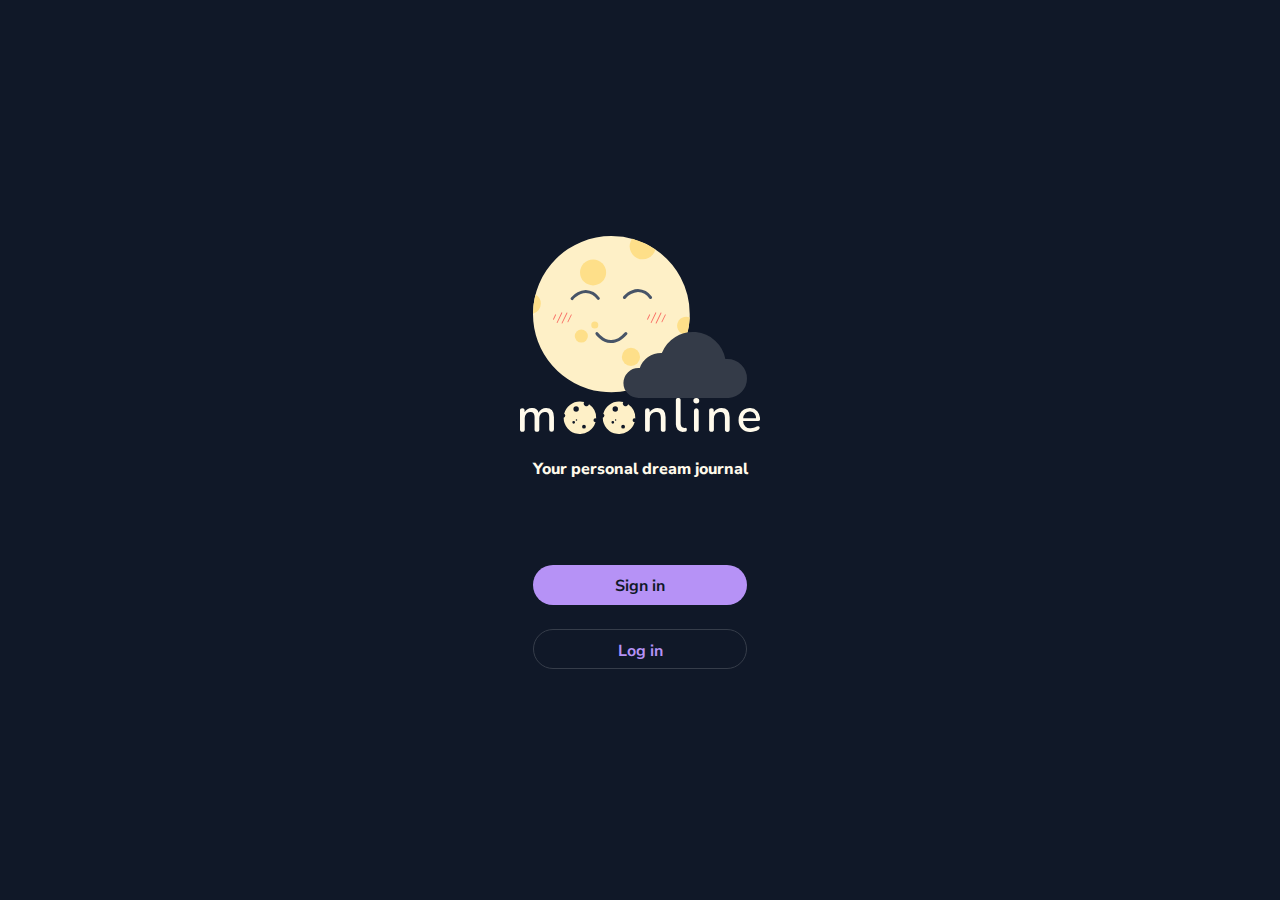
<file: public/views/index.html>
<!DOCTYPE html>
<html lang="en">

<head>
    <meta charset="UTF-8">
    <meta http-equiv="X-UA-Compatible" content="IE=edge">
    <meta name="viewport" content="width=device-width, initial-scale=1.0">
    <title>moonline</title>
    <link rel="preconnect" href="https://fonts.googleapis.com">
    <link rel="preconnect" href="https://fonts.gstatic.com" crossorigin>
    <link href="https://fonts.googleapis.com/css2?family=Nunito+Sans:wght@400;600;700;800&display=swap"
        rel="stylesheet">
    <link rel="stylesheet" href="/public/css/style.css">
    <link rel="stylesheet" href="/public/css/onboarding.css">
    <script defer src="/public/js/resize.js"></script>
</head>

<body>
    <main class="wrapper">
        <div class="moonline-repr">
            <img class="moonline-repr__moon" src="/public/img/moon_cloud.svg" alt="Smiling moon">
            <img class="moonline-repr__logo" src="/public/img/moonline_logo.svg" alt="moonline logo">
            <p class="moonline-repr_slogan">Your personal dream journal</p>
        </div>
        <div class="onboarding">
            <a href="signin"><button class="onboarding__btn btn--purple">Sign in</button></a>
            <a href="login"><button class="onboarding__btn btn--dark">Log in</button></a>
        </div>
    </main>
</body>

</html>
</file>
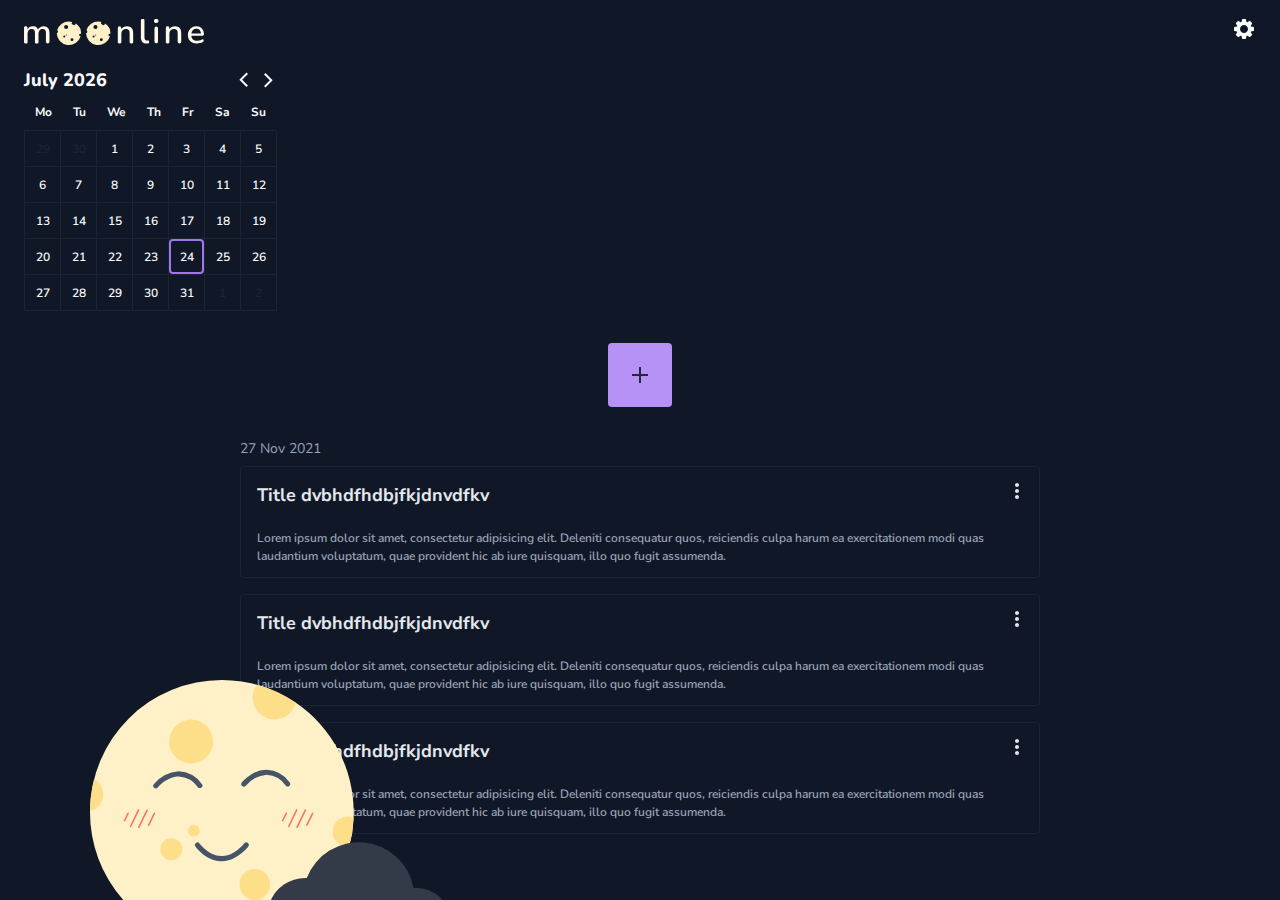
<file: public/views/calendar.html>
<!DOCTYPE html>
<html lang="en">

<head>
    <meta charset="UTF-8">
    <meta http-equiv="X-UA-Compatible" content="IE=edge">
    <meta name="viewport" content="width=device-width, initial-scale=1.0">
    <title>Calendar</title>
    <link rel="preconnect" href="https://fonts.googleapis.com">
    <link rel="preconnect" href="https://fonts.gstatic.com" crossorigin>
    <link href="https://fonts.googleapis.com/css2?family=Nunito+Sans:wght@400;600;700;800&display=swap"
        rel="stylesheet">
    <link href="https://fonts.googleapis.com/css2?family=Nunito:wght@700&display=swap" rel="stylesheet">
    <link type="text/css" rel="stylesheet" href="/public/css/style.css">
    <link type="text/css" rel="stylesheet" href="/public/css/dreams.css">
    <link type="text/css" rel="stylesheet" href="/public/css/calendar.css">
    <script defer src="/public/js/dreams.js"></script>
    <script defer src="/public/js/calendar.js"></script>
</head>

<body>

    <header>
        <img class="moonline-logo" src="/public/img/moonline.svg" alt="moonline logo">
        <a href="">
            <img class="gear" src="/public/img/icon_gear.svg" alt="gear icon">
        </a>
    </header>
    <nav class="toggle">
        <ul>
            <a href="">
                <li class="toggle__list">
                    <div class="toggle__wrapper">
                        <img class="toggle__list__icon" src="/public/img/list_icon.svg" alt="list icon">
                        <p class="toggle__list__name">List</p>
                    </div>
                </li>
            </a>
            <a href="">
                <li class="toggle__calendar toggle--active">
                    <div class="toggle__wrapper">
                        <img class="toggle__calendar__icon toggle--active" src="/public/img/calendar_purple_icon.svg"
                            alt="calendar icon">
                        <p class="toggle__calendar__name toggle--active">Calendar</p>
                    </div>
                </li>
            </a>
        </ul>
    </nav>

    <main>
        <div class="calendar">
            <div class="calendar__nav">
                <div class="calendar__nav__month">
                    <h1></h1>
                </div>
                <div class="calendar__nav__arrows">
                    <svg class="calendar__nav__arrows__arrow prev" width="16" height="16" transform='rotate(180)'
                        viewBox="0 0 16 16" fill="none" xmlns="http://www.w3.org/2000/svg">
                        <path fill-rule="evenodd" clip-rule="evenodd"
                            d="M5.45718 15.4571L4.04297 14.0429L9.83586 8.24999L4.04297 2.45709L5.45718 1.04288L12.6643 8.24999L5.45718 15.4571Z"
                            fill="#F9FAFB" />
                    </svg>
                    <svg class="calendar__nav__arrows__arrow next" width="16" height="16" viewBox="0 0 16 16"
                        fill="none" xmlns="http://www.w3.org/2000/svg">
                        <path fill-rule="evenodd" clip-rule="evenodd"
                            d="M5.45718 15.4571L4.04297 14.0429L9.83586 8.24999L4.04297 2.45709L5.45718 1.04288L12.6643 8.24999L5.45718 15.4571Z"
                            fill="#F9FAFB" />
                    </svg>
                </div>
            </div>
            <div class="calendar__weekdays">
                <div>Mo</div>
                <div>Tu</div>
                <div>We</div>
                <div>Th</div>
                <div>Fr</div>
                <div>Sa</div>
                <div>Su</div>
            </div>
            <div class="calendar__days">
                <!-- <div class="day--today"><time datetime="2021-12-01">1</time></div>
                <div class="day--inactive">2</div>
                <div class="day--today day--dreams"><time datetime="2021-12-01">3</time></div>
                <div class="day--clicked">4</div> -->
            </div>
        </div>
        <a href="adddream" class="link-btn-add-dream">
            <img class="link-btn-add-dream__icon" src="/public/img/plus_icon.svg" alt="plus icon">
        </a>

        <section class="dreams">
            <div class="dreams__dream-day">
                <p class="dreams__dream-day__date">27 Nov 2021</p>
                <a href="dream" class="dreams__dream-day__dream">
                    <h1 class="dreams__dream-day__dream__title">Title dvbhdfhdbjfkjdnvdfkv</h1>
                    <div class="dreams__dream-day__dream__options">
                        <img class="dreams__dream-day__dream__options__icon" src="/public/img/dots_icon.svg"
                            alt="options icon">
                    </div>
                    <p class="dreams__dream-day__dream__story">
                        Lorem ipsum dolor sit amet, consectetur adipisicing elit. Deleniti consequatur quos,
                        reiciendis
                        culpa harum ea exercitationem modi quas laudantium voluptatum, quae provident hic ab iure
                        quisquam, illo quo fugit assumenda.
                    </p>
                </a>
                <a href="dream" class="dreams__dream-day__dream">
                    <h1 class="dreams__dream-day__dream__title">Title dvbhdfhdbjfkjdnvdfkv</h1>
                    <div class="dreams__dream-day__dream__options">
                        <img class="dreams__dream-day__dream__options__icon" src="/public/img/dots_icon.svg"
                            alt="options icon">
                    </div>
                    <p class="dreams__dream-day__dream__story">
                        Lorem ipsum dolor sit amet, consectetur adipisicing elit. Deleniti consequatur quos,
                        reiciendis
                        culpa harum ea exercitationem modi quas laudantium voluptatum, quae provident hic ab iure
                        quisquam, illo quo fugit assumenda.
                    </p>
                </a>
                <a href="dream" class="dreams__dream-day__dream">
                    <h1 class="dreams__dream-day__dream__title">Title dvbhdfhdbjfkjdnvdfkv</h1>
                    <div class="dreams__dream-day__dream__options">
                        <img class="dreams__dream-day__dream__options__icon" src="/public/img/dots_icon.svg"
                            alt="options icon">
                    </div>
                    <p class="dreams__dream-day__dream__story">
                        Lorem ipsum dolor sit amet, consectetur adipisicing elit. Deleniti consequatur quos,
                        reiciendis
                        culpa harum ea exercitationem modi quas laudantium voluptatum, quae provident hic ab iure
                        quisquam, illo quo fugit assumenda.
                    </p>
                </a>
            </div>
        </section>
        <footer>
            <img class="smiling-moon" src="/public/img/moon_cloud.svg" alt="Smiling moon">
        </footer>
    </main>
</body>

</html>
</file>
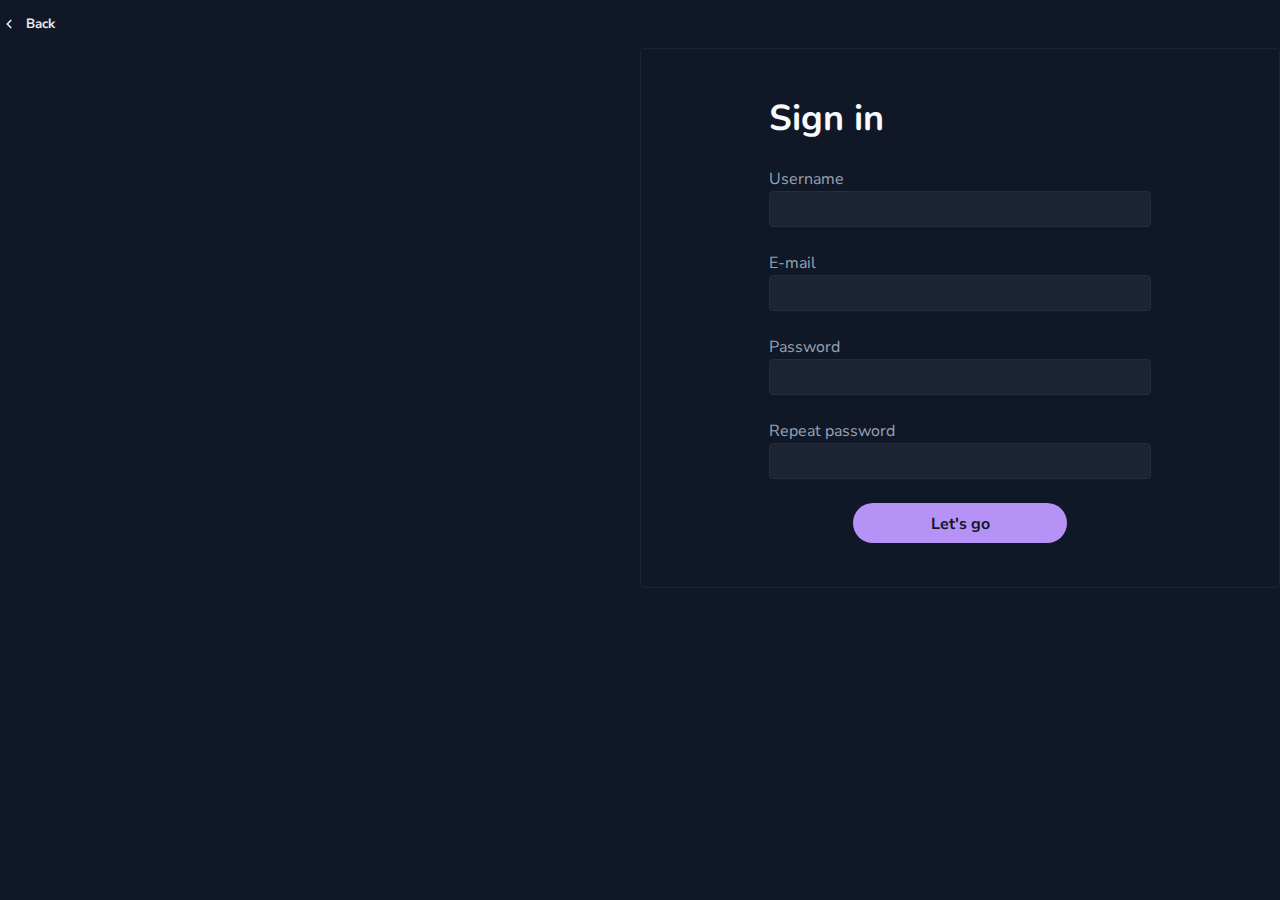
<file: public/views/signin.html>
<!DOCTYPE html>
<html lang="en">

<head>
    <meta charset="UTF-8">
    <meta http-equiv="X-UA-Compatible" content="IE=edge">
    <meta name="viewport" content="width=device-width, initial-scale=1.0">
    <title>Sign in</title>
    <link rel="preconnect" href="https://fonts.googleapis.com">
    <link rel="preconnect" href="https://fonts.gstatic.com" crossorigin>
    <link href="https://fonts.googleapis.com/css2?family=Nunito+Sans:wght@400;600;700;800&display=swap"
        rel="stylesheet">
    <link href="https://fonts.googleapis.com/css2?family=Nunito:wght@700&display=swap" rel="stylesheet">
    <link rel="stylesheet" href="/public/css/style.css">
    <link rel="stylesheet" href="/public/css/onboarding.css">
    <script defer src="/public/js/resize.js"></script>
</head>

<body>
    <div class="back">
        <a href="javascript:history.back()">
            <button class="back_btn">
                <img class="back__btn__arrow" src="/public/img/navigate_before.svg" alt="Navigate before arrow">
                <p class="back_btn_text">Back</p>
            </button>
        </a>
    </div>
    <main class="account-onboarding">
        <h1 class="account-onboarding__header">Sign in</h1>
        <form action="" class="account-onboarding__form">
            <div class="input-wrapper">
                <input id="username" type="text" class="account-onboarding__form__input">
                <label for="username" class="account-onboarding__form__label">Username</label>
            </div>
            <div class="input-wrapper">
                <input id="email" type="email" class="account-onboarding__form__input">
                <label for="email" class="account-onboarding__form__label">E-mail</label>
            </div>
            <div class="input-wrapper">
                <input id="password" type="password" class="account-onboarding__form__input">
                <label for="password" class="account-onboarding__form__label">Password</label>
            </div>
            <div class="input-wrapper">
                <input id="repeat-password" type="password" class="account-onboarding__form__input">
                <label for="repeat-password" class="account-onboarding__form__label">Repeat password</label>
            </div>
            <button class="onboarding__btn btn--purple" type="submit">Let's go</button>
            <a class="account-onboarding__action-instead" href="login">Log in instead</a>
        </form>
    </main>

</body>

</html>
</file>
<file: public/css/style.css>
html {
    font-size: 100%;
    box-sizing: border-box;
}

*,
*:before,
*:after {
    margin: 0;
    padding: 0;
    box-sizing: inherit;
}

:root {
    --yellow-secondary: #FFFAEB;
    --yellow-100: #FEF0C7;
    --purple-primary: #B692F6;
    --purple-primary-400: #B692F6;
    --purple-primary-500: #9E77ED;
    --purple-primary-600: #7F56D9;
    --purple-primary-900: #42307D;
    --dark-theme-900: #101828;
    --dark-theme-800: #1C2433;
    --dark-theme-700: #212837;
    --dark-theme-500: #262D3B;
    --dark-theme-400: #262D3B;
    --dark-theme-100: #343B48;
    --dark-theme-40: #363D4A;
    --gray-25: #FCFCFD;
    --gray-50: #F9FAFB;
    --gray-100: #F2F4F7;
    --gray-200: #E4E7EC;
    --gray-300: #D0D5DD;
    --gray-400: #98A2B3;
    --gray-500: #667085;
    --gray-900: #101828;
    --error-500: #F04438;
    --vh: 1vh;
}

body {
    background-color: var(--dark-theme-900);
    font-family: 'Nunito Sans', sans-serif;
}

header {
    display: flex;
    justify-content: space-between;
    align-items: center;
    height: 48px;
    margin: 8px 24px 10px;
}

button {
    border: 0;
    font-family: 'Nunito Sans', sans-serif;
    cursor: pointer;
}

h1 {
    color: var(--gray-50);
    font-family: 'Nunito', sans-serif;
}

h2 {
    color: var(--gray-100);
    font-family: 'Nunito Sans', sans-serif;
}

.input-wrapper {
    display: flex;
    flex-direction: column-reverse;
    width: 100%;
}

textarea {
    resize: none;
    overflow: hidden;
}

input,
textarea {
    padding: 8px;
    font-family: 'Nunito Sans', sans-serif;
    background-color: var(--dark-theme-800);
    border: 1px solid var(--dark-theme-500);
    border-radius: 4px;
    color: var(--gray-25);
}

input:hover,
textarea:hover {
    border: 1px solid #667085;
}

input:focus,
textarea:focus {
    outline: none;
    border: 1px solid var(--purple-primary);
}

input.not-valid,
textarea.not-valid {
    border: 1px solid var(--error-500);
}

label {
    color: var(--gray-400);
    font-size: 1rem;
    line-height: 1.5rem;
}

input:hover+label,
textarea:hover+label {
    color: var(--gray-200);
}

input:focus+label,
textarea:focus+label {
    color: var(--purple-primary);
}

input.not-valid+label,
textarea.not-valid+label {
    color: var(--error-500);
}

.back {
    position: relative;
    height: 48px;
    width: 56px;
}

.back_btn {
    display: flex;
    align-items: center;
    position: absolute;
    left: 0;
    top: 50%;
    transform: translateY(-50%);
    height: 100%;
    width: 100%;
    background-color: transparent;
    color: var(--gray-200);
}

.back_btn_text {
    padding-left: 8px;
    font-weight: 700;
}

.btn--purple {
    background-color: var(--purple-primary);
    color: var(--dark-theme-900);
}

.btn--dark {
    background-color: var(--dark-theme-900);
    color: var(--purple-primary);
    border: 1px solid #363D4A;
}

.btn--gray {
    background-color: var(--dark-theme-800);
    color: var(--purple-primary);
    border: 1px solid var(--dark-theme-500);
}
</file>
<file: public/css/onboarding.css>
.desktop-onboarding {
    display: none;
}

.desktop--moon {
    display: none;
}

.wrapper {
    display: flex;
    flex-direction: column;
    justify-content: center;
    min-height: 100vh;
    min-height: calc(var(--vh, 1vh) * 100);
}

.moonline-repr {
    display: flex;
    flex-direction: column;
    align-items: center;
    justify-content: space-between;
    margin-bottom: 80px;
    height: 253px;
}

.moonline-repr__moon {
    width: 214px;
}

.moonline-repr__logo {
    width: 202px;
}

.moonline-repr_slogan {
    font-size: 1rem;
    font-weight: 800;
    color: var(--yellow-secondary);
}

.onboarding {
    display: flex;
    flex-direction: column;
    justify-content: space-between;
    align-items: center;
    height: 104px;
}

.onboarding__btn {
    height: 40px;
    width: 214px;
    border-radius: 100px;
    padding: 10px 24px;
    font-size: 1rem;
    font-weight: 700;
}

.account-onboarding {
    max-width: 800px;
    width: calc(100% - 48px);
    margin: 0 auto;
    position: relative;
}

.account-onboarding__header {
    margin-bottom: 24px;
    font-size: 2.25rem;
}

.wrong-credentials {
    min-height: 24px;
    margin: 0 auto 16px;
    text-align: center;
    color: var(--error-500);
}

.account-onboarding__form {
    display: flex;
    flex-direction: column;
    align-items: center;
}

.account-onboarding__form__label {
    align-self: flex-start;
}

.account-onboarding__form__input {
    width: 100%;
    height: 36px;
    margin-bottom: 24px;
}

.account-onboarding__action-instead {
    margin-top: 16px;
    margin-bottom: 61px;
    color: var(--purple-primary);
}


@media(min-width: 992px) {
    header {
        display: none;
    }

    .desktop-wrapper {
        position: absolute;
        display: flex;
        min-height: 100vh;
        min-height: calc(var(--vh, 1vh) * 100);
        top: 50%;
        left: 50%;
        width: 70%;
        max-width: 1000px;
        transform: translate(-50%, -50%);
        align-items: center;
    }

    .desktop-onboarding {
        display: block;
        width: 30%;
        text-align: center;
    }

    .account-onboarding {
        width: 50%;
        min-height: 60vh;
        display: flex;
        flex-direction: column;
        justify-content: center;
        padding: 30px 8%;
        border: 1px solid var(--dark-theme-800);
        background-color: var(--dark-theme-900);
        border-radius: 4px;
        margin-right: 0;
        position: relative;
    }

    .account-onboarding__action-instead {
        display: none;
    }

    .moonline-repr {
        justify-content: center;
    }

    .moonline-repr__logo {
        width: 240px;
        margin-bottom: 24px;
    }

    .desktop-onboarding .moonline-repr {
        margin: 0;
    }

    .desktop--moon {
        display: block;
        width: 30vh;
        position: absolute;
        right: -20vh;
        top: -12vh;
        z-index: -1;
    }

}

.succesaful-login p {
    color: var(--purple-primary-600);
}


@media(min-width: 1100px) and (min-height: 652px) {
    .account-onboarding {
        padding: 30px 10%;
    }
}
</file>
<file: public/css/dreams.css>
.moonline-logo {
    width: 108px;
}

.gear {
    width: 24px;
    cursor: pointer;
}

.toggle {
    max-width: 800px;
    height: 48px;
    width: calc(100% - 48px);
    margin: 0 auto;
    border: 1px solid var(--dark-theme-400);
    border-radius: 100px;
    overflow: hidden;
    cursor: pointer;
}

.toggle ul {
    list-style-type: none;
    display: -webkit-box;
    display: -ms-flexbox;
    display: flex;
    height: 100%;
}

.toggle ul>* {
    width: 50%;
    height: 100%;
}

.toggle li {
    position: relative;
    height: 100%;
}

.toggle__wrapper {
    position: absolute;
    top: 50%;
    left: 50%;
    -webkit-transform: translate(-50%, -50%);
    -ms-transform: translate(-50%, -50%);
    transform: translate(-50%, -50%);
    display: -webkit-box;
    display: -ms-flexbox;
    display: flex;
    -webkit-box-align: center;
    -ms-flex-align: center;
    align-items: center;
    height: 100%;
}

.toggle svg {
    margin-right: 8px;
}

.toggle__calendar__icon path,
.toggle__calendar__icon rect {
    stroke: #667085;
}

.toggle--active .toggle__calendar__icon path,
.toggle--active .toggle__calendar__icon rect {
    stroke: #9E77ED;
}

.toggle__list__icon path,
.toggle__list__icon circle,
.toggle__calendar__icon path:nth-child(1) {
    fill: #667085;
}

.toggle--active .toggle__list__icon path,
.toggle--active .toggle__list__icon circle,
.toggle--active .toggle__calendar__icon path:nth-child(1) {
    fill: #9E77ED;
}

.toggle a {
    color: var(--gray-500);
}

.toggle p {
    font-weight: bold;
}

li.toggle--active {
    background-color: var(--dark-theme-700);
}

.toggle--active .toggle__wrapper p {
    color: var(--purple-primary);
}

.toggle__list.toggle--active {
    border-right: 1px solid var(--dark-theme-400);
}

.toggle__calendar.toggle--active {
    border-left: 1px solid var(--dark-theme-400);
}

.link-btn-add-dream {
    display: block;
    width: 64px;
    height: 64px;
    border-radius: 4px;
    background-color: var(--purple-primary);
    margin: 32px auto;
    position: relative
}

.link-btn-add-dream__icon {
    position: absolute;
    top: 50%;
    left: 50%;
    -webkit-transform: translate(-50%, -50%);
    -ms-transform: translate(-50%, -50%);
    transform: translate(-50%, -50%);
}

.dreams {
    max-width: 800px;
    width: calc(100% - 48px);
    margin: 0 auto;
}

.dreams__dream-day {
    margin-bottom: 48px;
}

.dreams__dream-day__date {
    font-size: .875rem;
    margin-bottom: 8px;
    color: var(--gray-400);
}

.dreams__dream-day__dream {
    display: block;
    text-decoration: none;
    height: 112px;
    overflow: hidden;
    margin-bottom: 16px;
    border: 1px solid var(--dark-theme-800);
    border-radius: 4px;
    position: relative;
}

.dreams__dream-day__dream__title {
    display: inline-block;
    margin: 16px 0 16px 16px;
    width: calc(100% - 52px);
    font-family: 'Nunito Sans', sans-serif;
    font-weight: bold;
    font-size: 1.125rem;
    color: var(--gray-200);
    -o-text-overflow: ellipsis;
    text-overflow: ellipsis;
    white-space: nowrap;
    overflow: hidden;
}

.dreams__dream-day__dream__options {
    position: relative;
    z-index: 1;
    display: inline-block;
    vertical-align: top;
    margin-top: 16px;
    width: 20px;
    text-align: center;
}

.dreams__dream-day__dream__story::first-line {
    white-space: normal;
}

.dreams__dream-day__dream__story {
    margin: 0 32px 16px 16px;
    font-weight: 600;
    font-size: 0.75rem;
    line-height: 1.125rem;
    color: var(--gray-400);
    -o-text-overflow: ellipsis;
    text-overflow: ellipsis;
    overflow: hidden;
    display: -webkit-box;
    -webkit-line-clamp: 2;
    -webkit-box-orient: vertical;
}

footer {
    height: 140px;
    width: 100%;
    text-align: center;
}

.smiling-moon {
    width: 172px;
}

.dream__header__date {
    font-size: .875rem;
    color: var(--gray-400);
}

.share_btn {
    height: 44px;
    width: 56px;
    background: var(--dark-theme-800);
    border: 1px solid var(--dark-theme-500);
    border-radius: 100px;
    position: relative;
}

.share__btn__icon {
    position: absolute;
    top: 50%;
    left: 50%;
    -webkit-transform: translate(-50%, -50%);
    -ms-transform: translate(-50%, -50%);
    transform: translate(-50%, -50%);
}

.dream-info {
    max-width: 800px;
    width: calc(100% - 48px);
    margin: 0 auto;
}

.dream-info>* {
    margin: 16px 0;
}

.dream-info__emotions {
    text-align: center;
}

.dream-info__emotions img {
    width: 28px;
}

.dream-info__moon {
    text-align: center;
}

.dream-info__moon img {
    width: 78px;
    height: 78px;
}

.dream-info__title {
    text-align: center;
}

.dream-info__title h1 {
    font-weight: bold;
    font-size: 1.5rem;
    margin-bottom: 8px;
}

.dream-info__title__nightmare {
    display: -webkit-box;
    display: -ms-flexbox;
    display: flex;
    -webkit-box-pack: center;
    -ms-flex-pack: center;
    justify-content: center;
}

.dream-info__title__nightmare p {
    color: var(--purple-primary-600);
    margin-left: 4px;
    font-weight: bold;
    font-size: 0.75rem;
}

.dream-info__desc h2 {
    font-size: 1.125rem;
    margin-bottom: 4px;
}

.dream-info__desc p {
    color: var(--gray-300);
    font-size: 0.875rem;
    line-height: 1.25rem;
}

.signout {
    position: relative;
    height: 56px;
    width: calc(100% - 24px);
    max-width: 300px;
    margin: 0 24px 24px auto;
    background-color: var(--dark-theme-900);
    border: 1px solid var(--dark-theme-800);
    border-radius: 10px;
}

.signout.--inactive {
    display: none;
}

.signout__btn {
    position: absolute;
    height: 36px;
    width: 184px;
    border-radius: 100px;
    padding: 8px 24px;
    font-size: 1rem;
    font-weight: 700;
    left: 50%;
    top: 50%;
    transform: translate(-50%, -50%);
}

.options {
    position: absolute;
    top: 40px;
    right: 16px;
    display: flex;
    align-items: center;
    justify-content: center;
    z-index: 2;
    height: 50px;
    width: 100px;
    background-color: var(--dark-theme-800);
    border: 1px solid var(--dark-theme-400);
    border-radius: 4px;
    color: var(--gray-200);
}

.options i {
    margin-right: 10px;
}

@media(min-width: 992px) and (min-height: 652px) {
    .moonline-logo {
        width: 180px;
    }

    .desktop__main {
        position: relative;
        max-width: 1000px;
        margin: 0 auto;
        z-index: -2;
    }

    .smiling-moon {
        position: absolute;
        width: 40vh;
        bottom: -6vh;
        left: -50px;
    }

    footer {
        height: 0;
        position: fixed;
        max-width: 1000px;
        bottom: 0;
        left: 50%;
        transform: translateX(-50%);
    }

    .desktop__list {
        width: calc(100% - 252px - 80px);
        position: absolute;
        top: 0;
        right: 0;
    }
}
</file>
<file: public/css/calendar.css>
.calendar {
    width: 252px;
    min-height: 226px;
    margin: 24px auto 0;
}

.calendar.--inactive {
    display: none;
}

.calendar__nav {
    display: flex;
    justify-content: space-between;
    align-items: center;
    height: 28px;
}

.calendar__nav__month h1 {
    font-size: 1.125rem;
    font-weight: 800;
}

.calendar__nav__arrows {
    display: flex;
    justify-content: space-between;
    align-items: center;
    height: 100%;
    width: 40px;
}

.calendar__nav__arrows__arrow {
    cursor: pointer;
}

.calendar__weekdays {
    display: flex;
    align-items: center;
    height: 36px;
}

.calendar__weekdays div {
    flex-grow: 1;
    text-align: center;
    font-size: 0.75rem;
    font-weight: bold;
    color: var(--gray-50);
}

.calendar__days {
    display: grid;
    grid-template-columns: repeat(7, 1fr);
    border-top: 1px solid var(--dark-theme-800);
    border-left: 1px solid var(--dark-theme-800);
}

.calendar__days div {
    height: 36px;
    width: 36px;
    font-weight: 600;
    font-size: 0.75rem;
    text-align: center;
    line-height: 36px;
    border-bottom: 1px solid var(--dark-theme-800);
    border-right: 1px solid var(--dark-theme-800);
    color: var(--gray-50);
    position: relative;
    cursor: pointer;
}

.calendar__days div.day--inactive {
    color: var(--dark-theme-800);
    cursor: pointer;
}

.calendar__days div.day--clicked {
    color: var(--gray-900);
}

.calendar__days div.day--clicked::before {
    content: '';
    position: absolute;
    top: 0;
    left: 0;
    width: 35px;
    height: 35px;
    background-color: var(--purple-primary-500);
    border-radius: 4px;
    z-index: -1;
}

.calendar__days div.day--dreams::after {
    content: '';
    position: absolute;
    top: 78%;
    left: 50%;
    transform: translateX(-50%);
    height: 2px;
    width: 2px;
    border-radius: 50%;
    background-color: var(--yellow-100);
}

.calendar__days div.day--today::before {
    content: '';
    position: absolute;
    top: 0;
    left: 0;
    width: 35px;
    height: 35px;
    border: 2px solid var(--purple-primary-500);
    border-radius: 4px;
    z-index: -1;
}

@media(min-width: 992px) and (min-height: 652px) {
    .calendar.--desktop {
        display: block;
    }

    .toggle {
        display: none;
    }

    .calendar-desktop-wrapper {
        position: fixed;
        width: 100%;
        max-width: 1000px;
        top: 200px;
        left: 50%;
        transform: translateX(-50%);
        z-index: -1;
    }

    .calendar {
        margin: 0;
        margin-left: 24px;
    }
}
</file>
